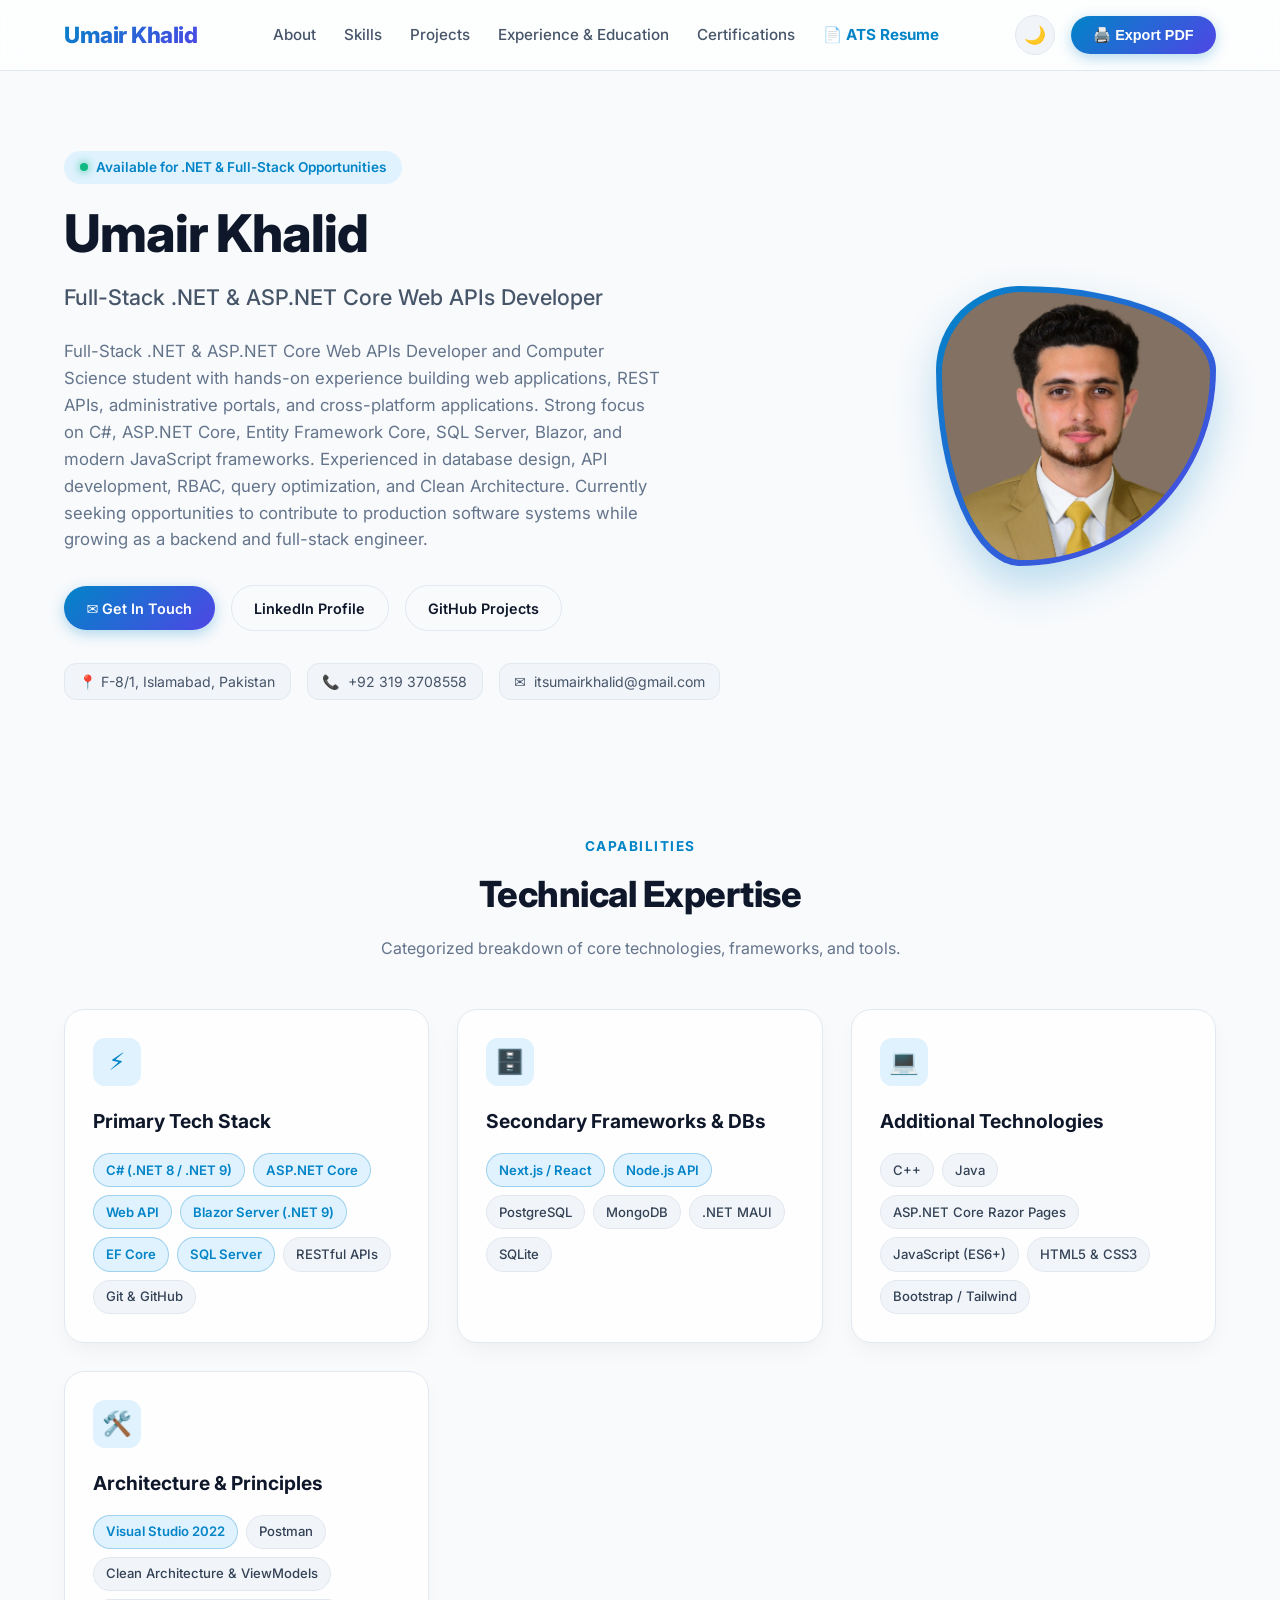
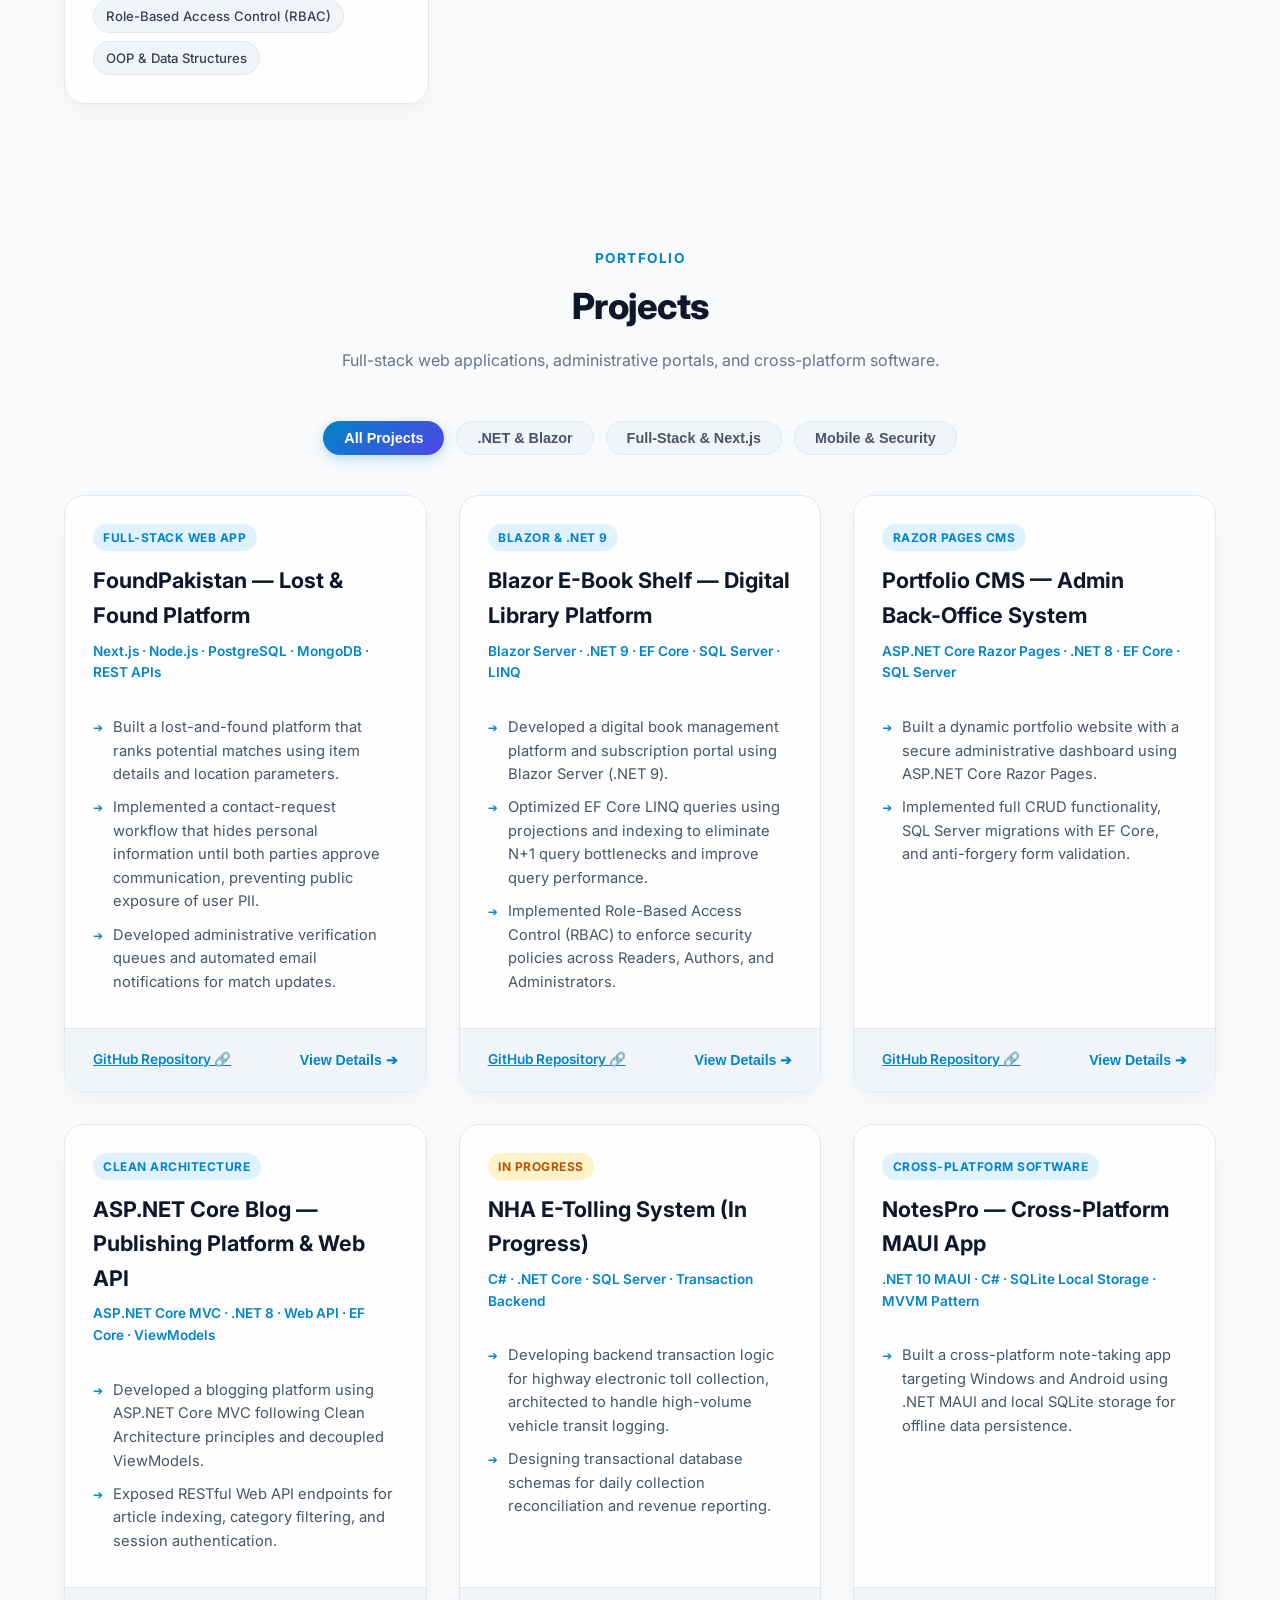
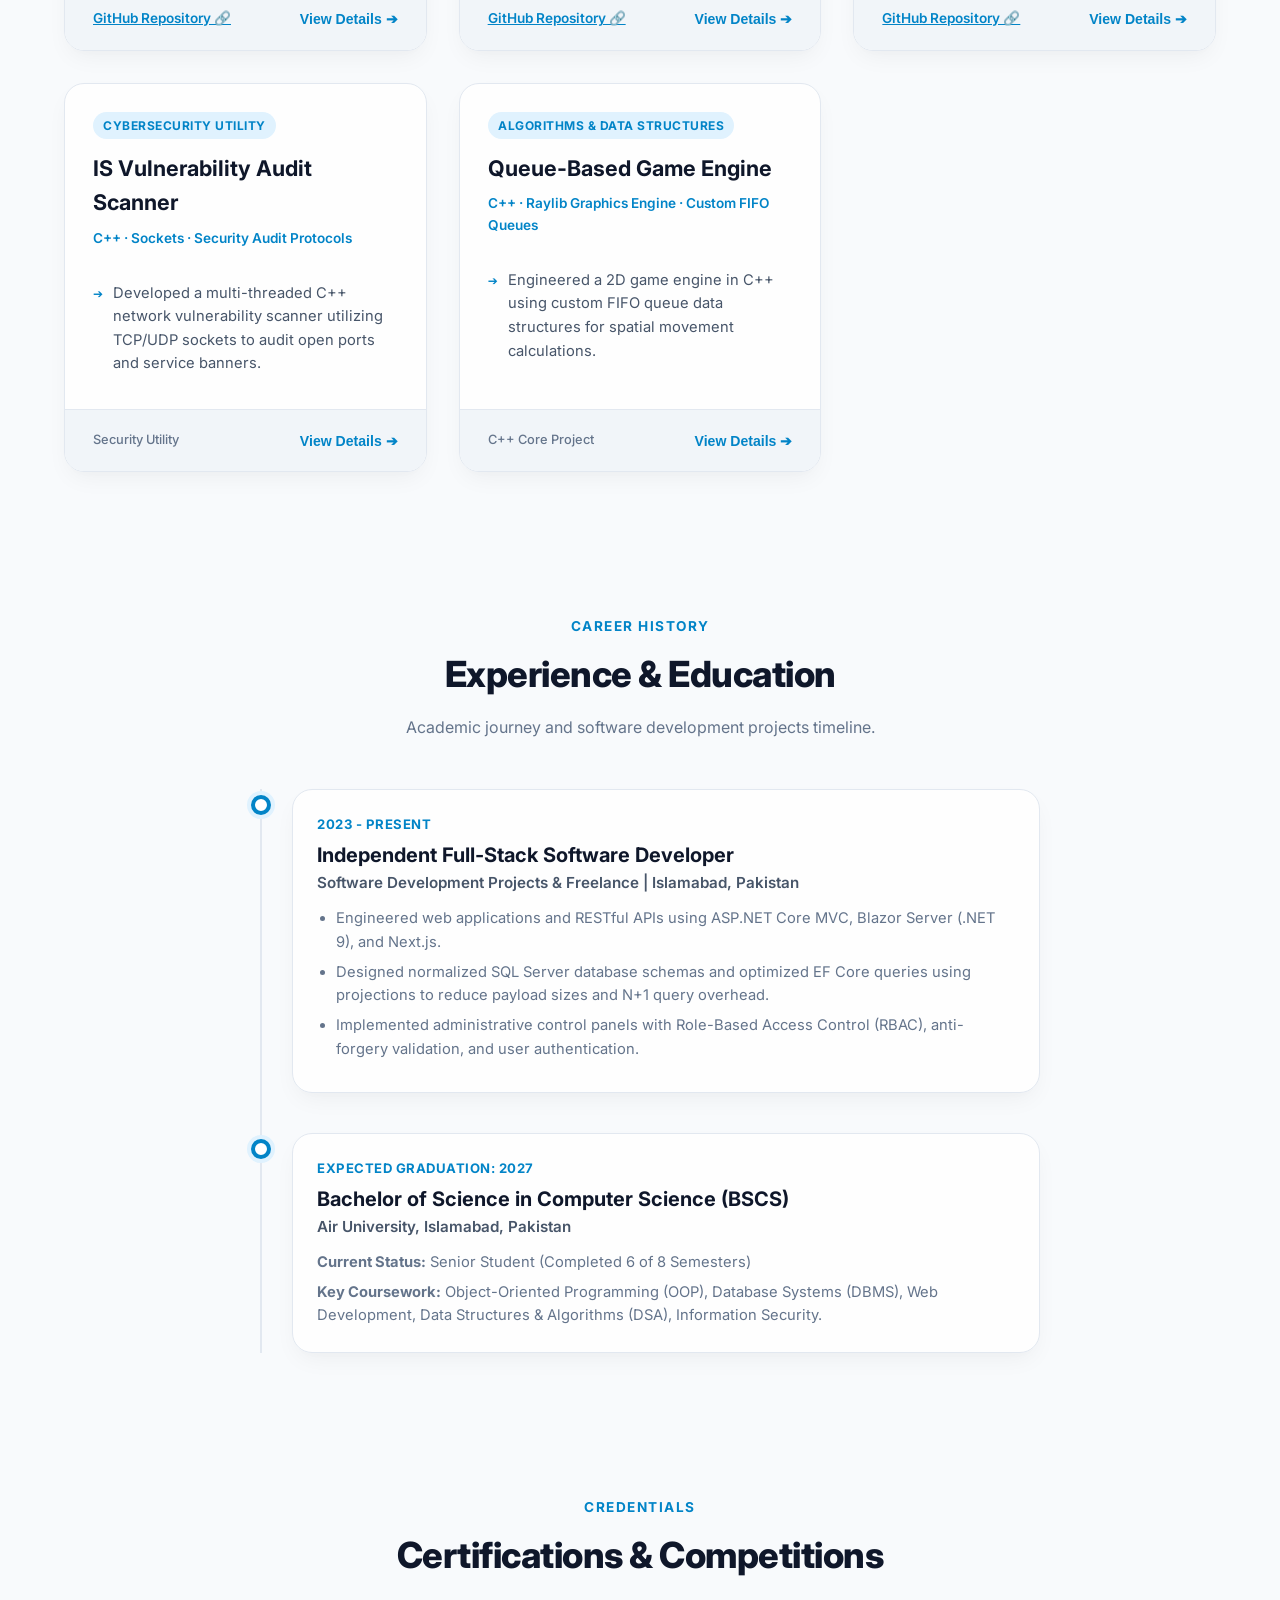
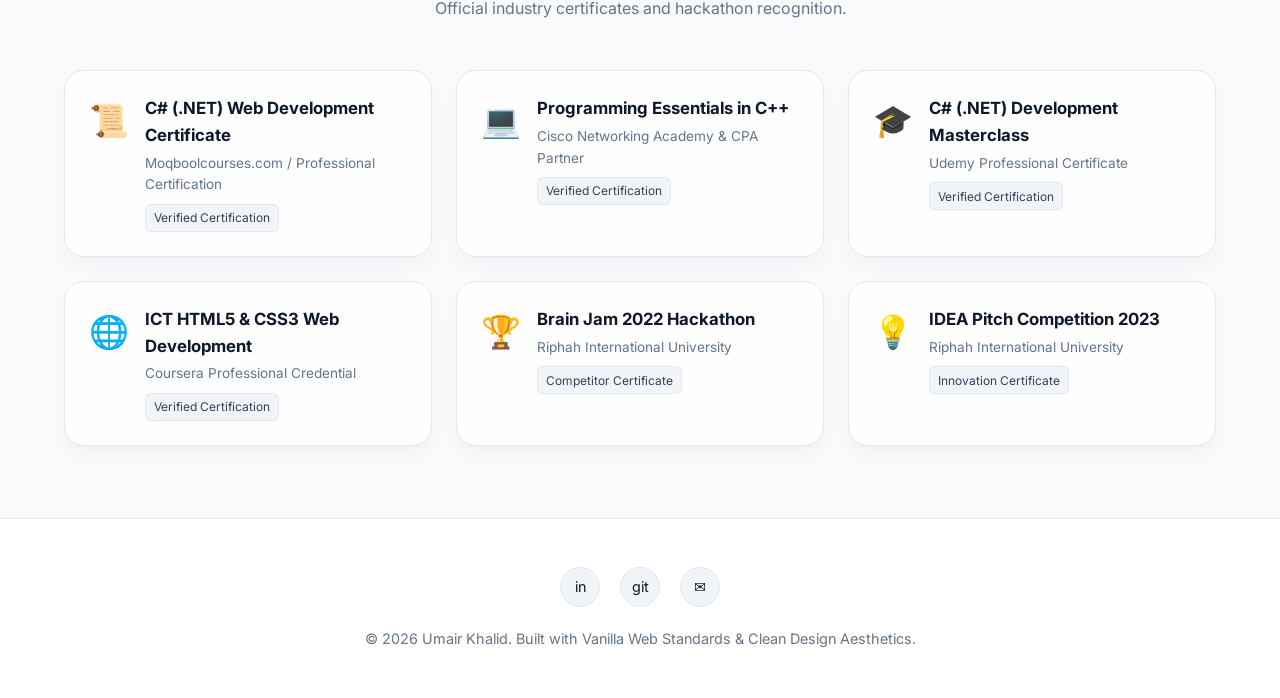
<file: index.html>
<!DOCTYPE html>
<html lang="en" data-theme="light">
<head>
    <meta charset="UTF-8">
    <meta name="viewport" content="width=device-width, initial-scale=1.0">
    <title>Umair Khalid - Full-Stack .NET Developer | CV</title>
    <meta name="description" content="Professional portfolio and interactive CV of Umair Khalid, Full-Stack .NET Developer specializing in ASP.NET Core MVC, Blazor Server, Razor Pages, EF Core, Next.js, and SQL Server.">
    
    <!-- Google Fonts -->
    <link rel="preconnect" href="https://fonts.googleapis.com">
    <link rel="preconnect" href="https://fonts.gstatic.com" crossorigin>
    <link href="https://fonts.googleapis.com/css2?family=Inter:wght@300;400;500;600;700;800&display=swap" rel="stylesheet">
    
    <!-- Stylesheet -->
    <link rel="stylesheet" href="styles.css">
</head>
<body>

    <!-- Navigation Header -->
    <header class="navbar">
        <div class="container nav-container">
            <a href="#" class="logo">Umair Khalid</a>
            <ul class="nav-links" id="navLinks">
                <li><a href="#about" class="nav-link">About</a></li>
                <li><a href="#skills" class="nav-link">Skills</a></li>
                <li><a href="#projects" class="nav-link">Projects</a></li>
                <li><a href="#experience" class="nav-link">Experience & Education</a></li>
                <li><a href="#certifications" class="nav-link">Certifications</a></li>
                <li><a href="ats_resume.html" target="_blank" class="nav-link" style="color:var(--accent-color); font-weight:700;">📄 ATS Resume</a></li>
            </ul>
            <div class="nav-actions">
                <button class="theme-toggle-btn" id="themeToggleBtn" title="Toggle Theme" aria-label="Toggle Light/Dark Theme">
                    <span id="themeIcon">🌙</span>
                </button>
                <button class="btn-primary" id="printCvBtn">
                    <span>🖨️ Export PDF</span>
                </button>
                <button class="mobile-menu-btn" id="mobileMenuBtn" aria-label="Toggle Mobile Menu">☰</button>
            </div>
        </div>
    </header>

    <main class="container">

        <!-- Hero Section -->
        <section class="hero" id="about">
            <div class="hero-content">
                <div class="hero-badge">
                    <span class="status-dot"></span> Available for .NET & Full-Stack Opportunities
                </div>
                <h1 class="hero-title">Umair Khalid</h1>
                <h2 class="hero-subtitle">Full-Stack .NET & ASP.NET Core Web APIs Developer</h2>
                <p class="hero-description">
                    Full-Stack .NET & ASP.NET Core Web APIs Developer and Computer Science student with hands-on experience building web applications, REST APIs, administrative portals, and cross-platform applications. Strong focus on C#, ASP.NET Core, Entity Framework Core, SQL Server, Blazor, and modern JavaScript frameworks. Experienced in database design, API development, RBAC, query optimization, and Clean Architecture. Currently seeking opportunities to contribute to production software systems while growing as a backend and full-stack engineer.
                </p>
                <div class="hero-actions">
                    <a href="mailto:itsumairkhalid@gmail.com" class="btn-primary">✉️ Get In Touch</a>
                    <a href="https://linkedin.com/in/iamumairkhalid" target="_blank" class="btn-outline">LinkedIn Profile</a>
                    <a href="https://github.com/IamUmairKhalid" target="_blank" class="btn-outline">GitHub Projects</a>
                </div>
                <div class="contact-info-pills">
                    <div class="info-pill">📍 F-8/1, Islamabad, Pakistan</div>
                    <div class="info-pill">📞 <a href="tel:+923193708558">+92 319 3708558</a></div>
                    <div class="info-pill">✉️ <a href="mailto:itsumairkhalid@gmail.com">itsumairkhalid@gmail.com</a></div>
                </div>
            </div>
            <div class="hero-avatar-container">
                <div class="hero-avatar-wrapper">
                    <img src="profile.png" alt="Umair Khalid" class="hero-avatar-img">
                </div>
            </div>
        </section>

        <!-- Technical Skills Matrix -->
        <section class="section" id="skills">
            <div class="section-header">
                <span class="section-tag">Capabilities</span>
                <h2 class="section-title">Technical Expertise</h2>
                <p class="section-subtitle">Categorized breakdown of core technologies, frameworks, and tools.</p>
            </div>
            <div class="skills-grid">
                
                <div class="skill-card">
                    <div class="skill-card-icon">⚡</div>
                    <h3 class="skill-card-title">Primary Tech Stack</h3>
                    <div class="skill-tags-wrapper">
                        <span class="skill-tag highlight">C# (.NET 8 / .NET 9)</span>
                        <span class="skill-tag highlight">ASP.NET Core</span>
                        <span class="skill-tag highlight">Web API</span>
                        <span class="skill-tag highlight">Blazor Server (.NET 9)</span>
                        <span class="skill-tag highlight">EF Core</span>
                        <span class="skill-tag highlight">SQL Server</span>
                        <span class="skill-tag">RESTful APIs</span>
                        <span class="skill-tag">Git & GitHub</span>
                    </div>
                </div>

                <div class="skill-card">
                    <div class="skill-card-icon">🗄️</div>
                    <h3 class="skill-card-title">Secondary Frameworks & DBs</h3>
                    <div class="skill-tags-wrapper">
                        <span class="skill-tag highlight">Next.js / React</span>
                        <span class="skill-tag highlight">Node.js API</span>
                        <span class="skill-tag">PostgreSQL</span>
                        <span class="skill-tag">MongoDB</span>
                        <span class="skill-tag">.NET MAUI</span>
                        <span class="skill-tag">SQLite</span>
                    </div>
                </div>

                <div class="skill-card">
                    <div class="skill-card-icon">💻</div>
                    <h3 class="skill-card-title">Additional Technologies</h3>
                    <div class="skill-tags-wrapper">
                        <span class="skill-tag">C++</span>
                        <span class="skill-tag">Java</span>
                        <span class="skill-tag">ASP.NET Core Razor Pages</span>
                        <span class="skill-tag">JavaScript (ES6+)</span>
                        <span class="skill-tag">HTML5 & CSS3</span>
                        <span class="skill-tag">Bootstrap / Tailwind</span>
                    </div>
                </div>

                <div class="skill-card">
                    <div class="skill-card-icon">🛠️</div>
                    <h3 class="skill-card-title">Architecture & Principles</h3>
                    <div class="skill-tags-wrapper">
                        <span class="skill-tag highlight">Visual Studio 2022</span>
                        <span class="skill-tag">Postman</span>
                        <span class="skill-tag">Clean Architecture & ViewModels</span>
                        <span class="skill-tag">Role-Based Access Control (RBAC)</span>
                        <span class="skill-tag">OOP & Data Structures</span>
                    </div>
                </div>

            </div>
        </section>

        <!-- Projects Showcase (Natural Language & GitHub Links) -->
        <section class="section" id="projects">
            <div class="section-header">
                <span class="section-tag">Portfolio</span>
                <h2 class="section-title">Projects</h2>
                <p class="section-subtitle">Full-stack web applications, administrative portals, and cross-platform software.</p>
            </div>

            <!-- Filter Tabs -->
            <div class="filter-tabs">
                <button class="filter-btn active" data-filter="all">All Projects</button>
                <button class="filter-btn" data-filter="dotnet">.NET & Blazor</button>
                <button class="filter-btn" data-filter="fullstack">Full-Stack & Next.js</button>
                <button class="filter-btn" data-filter="other">Mobile & Security</button>
            </div>

            <div class="projects-grid">
                
                <!-- 1. FoundPakistan -->
                <div class="project-card" data-category="fullstack">
                    <div class="project-header">
                        <span class="project-badge">Full-Stack Web App</span>
                        <h3 class="project-title">FoundPakistan — Lost & Found Platform</h3>
                        <p class="project-tech-stack">Next.js · Node.js · PostgreSQL · MongoDB · REST APIs</p>
                    </div>
                    <div class="project-body">
                        <ul class="project-bullets">
                            <li>Built a lost-and-found platform that ranks potential matches using item details and location parameters.</li>
                            <li>Implemented a contact-request workflow that hides personal information until both parties approve communication, preventing public exposure of user PII.</li>
                            <li>Developed administrative verification queues and automated email notifications for match updates.</li>
                        </ul>
                    </div>
                    <div class="project-footer">
                        <a href="https://github.com/IamUmairKhalid/FoundPakistan" target="_blank" style="color:var(--accent-color); font-size:0.85rem; font-weight:600; text-decoration:underline;">GitHub Repository 🔗</a>
                        <button class="btn-details" data-project-id="found-pakistan">View Details ➔</button>
                    </div>
                </div>

                <!-- 2. Blazor E-Book Shelf -->
                <div class="project-card" data-category="dotnet fullstack">
                    <div class="project-header">
                        <span class="project-badge">Blazor & .NET 9</span>
                        <h3 class="project-title">Blazor E-Book Shelf — Digital Library Platform</h3>
                        <p class="project-tech-stack">Blazor Server · .NET 9 · EF Core · SQL Server · LINQ</p>
                    </div>
                    <div class="project-body">
                        <ul class="project-bullets">
                            <li>Developed a digital book management platform and subscription portal using Blazor Server (.NET 9).</li>
                            <li>Optimized EF Core LINQ queries using projections and indexing to eliminate N+1 query bottlenecks and improve query performance.</li>
                            <li>Implemented Role-Based Access Control (RBAC) to enforce security policies across Readers, Authors, and Administrators.</li>
                        </ul>
                    </div>
                    <div class="project-footer">
                        <a href="https://github.com/IamUmairKhalid/Blazor-E-Book-Shelf" target="_blank" style="color:var(--accent-color); font-size:0.85rem; font-weight:600; text-decoration:underline;">GitHub Repository 🔗</a>
                        <button class="btn-details" data-project-id="blazor-ebook">View Details ➔</button>
                    </div>
                </div>

                <!-- 3. Portfolio & Admin CMS -->
                <div class="project-card" data-category="dotnet fullstack">
                    <div class="project-header">
                        <span class="project-badge">Razor Pages CMS</span>
                        <h3 class="project-title">Portfolio CMS — Admin Back-Office System</h3>
                        <p class="project-tech-stack">ASP.NET Core Razor Pages · .NET 8 · EF Core · SQL Server</p>
                    </div>
                    <div class="project-body">
                        <ul class="project-bullets">
                            <li>Built a dynamic portfolio website with a secure administrative dashboard using ASP.NET Core Razor Pages.</li>
                            <li>Implemented full CRUD functionality, SQL Server migrations with EF Core, and anti-forgery form validation.</li>
                        </ul>
                    </div>
                    <div class="project-footer">
                        <a href="https://github.com/IamUmairKhalid/WebPortfolio-.Net8-Core-Razor-Pages" target="_blank" style="color:var(--accent-color); font-size:0.85rem; font-weight:600; text-decoration:underline;">GitHub Repository 🔗</a>
                        <button class="btn-details" data-project-id="razor-portfolio">View Details ➔</button>
                    </div>
                </div>

                <!-- 4. Blog Site & REST API -->
                <div class="project-card" data-category="dotnet fullstack">
                    <div class="project-header">
                        <span class="project-badge">Clean Architecture</span>
                        <h3 class="project-title">ASP.NET Core Blog — Publishing Platform & Web API</h3>
                        <p class="project-tech-stack">ASP.NET Core MVC · .NET 8 · Web API · EF Core · ViewModels</p>
                    </div>
                    <div class="project-body">
                        <ul class="project-bullets">
                            <li>Developed a blogging platform using ASP.NET Core MVC following Clean Architecture principles and decoupled ViewModels.</li>
                            <li>Exposed RESTful Web API endpoints for article indexing, category filtering, and session authentication.</li>
                        </ul>
                    </div>
                    <div class="project-footer">
                        <a href="https://github.com/IamUmairKhalid/Blog-Site-With-APIs" target="_blank" style="color:var(--accent-color); font-size:0.85rem; font-weight:600; text-decoration:underline;">GitHub Repository 🔗</a>
                        <button class="btn-details" data-project-id="mvc-blog">View Details ➔</button>
                    </div>
                </div>

                <!-- 5. NHA E-Tolling System (In Progress) -->
                <div class="project-card" data-category="dotnet">
                    <div class="project-header">
                        <span class="project-badge" style="background:#fef3c7; color:#b45309;">In Progress</span>
                        <h3 class="project-title">NHA E-Tolling System (In Progress)</h3>
                        <p class="project-tech-stack">C# · .NET Core · SQL Server · Transaction Backend</p>
                    </div>
                    <div class="project-body">
                        <ul class="project-bullets">
                            <li>Developing backend transaction logic for highway electronic toll collection, architected to handle high-volume vehicle transit logging.</li>
                            <li>Designing transactional database schemas for daily collection reconciliation and revenue reporting.</li>
                        </ul>
                    </div>
                    <div class="project-footer">
                        <a href="https://github.com/IamUmairKhalid/NHA-E-Tolling-System" target="_blank" style="color:var(--accent-color); font-size:0.85rem; font-weight:600; text-decoration:underline;">GitHub Repository 🔗</a>
                        <button class="btn-details" data-project-id="nha-tolling">View Details ➔</button>
                    </div>
                </div>

                <!-- 6. NotesPro MAUI App -->
                <div class="project-card" data-category="other">
                    <div class="project-header">
                        <span class="project-badge">Cross-Platform Software</span>
                        <h3 class="project-title">NotesPro — Cross-Platform MAUI App</h3>
                        <p class="project-tech-stack">.NET 10 MAUI · C# · SQLite Local Storage · MVVM Pattern</p>
                    </div>
                    <div class="project-body">
                        <ul class="project-bullets">
                            <li>Built a cross-platform note-taking app targeting Windows and Android using .NET MAUI and local SQLite storage for offline data persistence.</li>
                        </ul>
                    </div>
                    <div class="project-footer">
                        <a href="https://github.com/IamUmairKhalid/NotesPro-Dot-Net-10-MAUI" target="_blank" style="color:var(--accent-color); font-size:0.85rem; font-weight:600; text-decoration:underline;">GitHub Repository 🔗</a>
                        <button class="btn-details" data-project-id="notes-pro">View Details ➔</button>
                    </div>
                </div>

                <!-- 7. Vulnerability Scanner -->
                <div class="project-card" data-category="other">
                    <div class="project-header">
                        <span class="project-badge">Cybersecurity Utility</span>
                        <h3 class="project-title">IS Vulnerability Audit Scanner</h3>
                        <p class="project-tech-stack">C++ · Sockets · Security Audit Protocols</p>
                    </div>
                    <div class="project-body">
                        <ul class="project-bullets">
                            <li>Developed a multi-threaded C++ network vulnerability scanner utilizing TCP/UDP sockets to audit open ports and service banners.</li>
                        </ul>
                    </div>
                    <div class="project-footer">
                        <span class="project-meta-item">Security Utility</span>
                        <button class="btn-details" data-project-id="vuln-scanner">View Details ➔</button>
                    </div>
                </div>

                <!-- 8. C++ Raylib Engine -->
                <div class="project-card" data-category="other">
                    <div class="project-header">
                        <span class="project-badge">Algorithms & Data Structures</span>
                        <h3 class="project-title">Queue-Based Game Engine</h3>
                        <p class="project-tech-stack">C++ · Raylib Graphics Engine · Custom FIFO Queues</p>
                    </div>
                    <div class="project-body">
                        <ul class="project-bullets">
                            <li>Engineered a 2D game engine in C++ using custom FIFO queue data structures for spatial movement calculations.</li>
                        </ul>
                    </div>
                    <div class="project-footer">
                        <span class="project-meta-item">C++ Core Project</span>
                        <button class="btn-details" data-project-id="cxx-raylib">View Details ➔</button>
                    </div>
                </div>

            </div>
        </section>

        <!-- Experience & Education Timeline -->
        <section class="section" id="experience">
            <div class="section-header">
                <span class="section-tag">Career History</span>
                <h2 class="section-title">Experience & Education</h2>
                <p class="section-subtitle">Academic journey and software development projects timeline.</p>
            </div>

            <div class="timeline-container">
                
                <!-- Timeline Item 1: Software Development Projects & Freelance -->
                <div class="timeline-item">
                    <div class="timeline-dot"></div>
                    <div class="timeline-content">
                        <div class="timeline-date">2023 - Present</div>
                        <h3 class="timeline-role">Independent Full-Stack Software Developer</h3>
                        <div class="timeline-org">Software Development Projects & Freelance | Islamabad, Pakistan</div>
                        <div class="timeline-desc">
                            <ul>
                                <li>Engineered web applications and RESTful APIs using ASP.NET Core MVC, Blazor Server (.NET 9), and Next.js.</li>
                                <li>Designed normalized SQL Server database schemas and optimized EF Core queries using projections to reduce payload sizes and N+1 query overhead.</li>
                                <li>Implemented administrative control panels with Role-Based Access Control (RBAC), anti-forgery validation, and user authentication.</li>
                            </ul>
                        </div>
                    </div>
                </div>

                <!-- Timeline Item 2: BSCS Education (Expected Graduation: 2027) -->
                <div class="timeline-item">
                    <div class="timeline-dot"></div>
                    <div class="timeline-content">
                        <div class="timeline-date">Expected Graduation: 2027</div>
                        <h3 class="timeline-role">Bachelor of Science in Computer Science (BSCS)</h3>
                        <div class="timeline-org">Air University, Islamabad, Pakistan</div>
                        <div class="timeline-desc">
                            <p><strong>Current Status:</strong> Senior Student (Completed 6 of 8 Semesters)</p>
                            <p style="margin-top:0.4rem;"><strong>Key Coursework:</strong> Object-Oriented Programming (OOP), Database Systems (DBMS), Web Development, Data Structures & Algorithms (DSA), Information Security.</p>
                        </div>
                    </div>
                </div>

            </div>
        </section>

        <!-- Certifications & Awards Section -->
        <section class="section" id="certifications">
            <div class="section-header">
                <span class="section-tag">Credentials</span>
                <h2 class="section-title">Certifications & Competitions</h2>
                <p class="section-subtitle">Official industry certificates and hackathon recognition.</p>
            </div>

            <div class="cert-grid">
                
                <div class="cert-card">
                    <div class="cert-icon">📜</div>
                    <div class="cert-info">
                        <h4>C# (.NET) Web Development Certificate</h4>
                        <p>Moqboolcourses.com / Professional Certification</p>
                        <span class="cert-badge">Verified Certification</span>
                    </div>
                </div>

                <div class="cert-card">
                    <div class="cert-icon">💻</div>
                    <div class="cert-info">
                        <h4>Programming Essentials in C++</h4>
                        <p>Cisco Networking Academy & CPA Partner</p>
                        <span class="cert-badge">Verified Certification</span>
                    </div>
                </div>

                <div class="cert-card">
                    <div class="cert-icon">🎓</div>
                    <div class="cert-info">
                        <h4>C# (.NET) Development Masterclass</h4>
                        <p>Udemy Professional Certificate</p>
                        <span class="cert-badge">Verified Certification</span>
                    </div>
                </div>

                <div class="cert-card">
                    <div class="cert-icon">🌐</div>
                    <div class="cert-info">
                        <h4>ICT HTML5 & CSS3 Web Development</h4>
                        <p>Coursera Professional Credential</p>
                        <span class="cert-badge">Verified Certification</span>
                    </div>
                </div>

                <div class="cert-card">
                    <div class="cert-icon">🏆</div>
                    <div class="cert-info">
                        <h4>Brain Jam 2022 Hackathon</h4>
                        <p>Riphah International University</p>
                        <span class="cert-badge">Competitor Certificate</span>
                    </div>
                </div>

                <div class="cert-card">
                    <div class="cert-icon">💡</div>
                    <div class="cert-info">
                        <h4>IDEA Pitch Competition 2023</h4>
                        <p>Riphah International University</p>
                        <span class="cert-badge">Innovation Certificate</span>
                    </div>
                </div>

            </div>
        </section>

    </main>

    <!-- Modal Popup Container -->
    <div class="modal-overlay" id="modalOverlay">
        <div class="modal-container">
            <button class="modal-close-btn" id="modalCloseBtn" aria-label="Close Modal">✕</button>
            <h3 class="modal-title" id="modalTitle">Project Title</h3>
            <div class="modal-tech" id="modalTech">Tech Stack</div>
            <div class="modal-body-content" id="modalBody">
                <!-- Content injected dynamically via script.js -->
            </div>
        </div>
    </div>

    <!-- Footer -->
    <footer class="footer">
        <div class="container">
            <div class="footer-socials">
                <a href="https://linkedin.com/in/iamumairkhalid" target="_blank" class="footer-social-link" title="LinkedIn">in</a>
                <a href="https://github.com/IamUmairKhalid" target="_blank" class="footer-social-link" title="GitHub">git</a>
                <a href="mailto:itsumairkhalid@gmail.com" class="footer-social-link" title="Email">✉</a>
            </div>
            <p>&copy; 2026 Umair Khalid. Built with Vanilla Web Standards & Clean Design Aesthetics.</p>
        </div>
    </footer>

    <!-- JavaScript Logic -->
    <script src="script.js"></script>
</body>
</html>
</file>
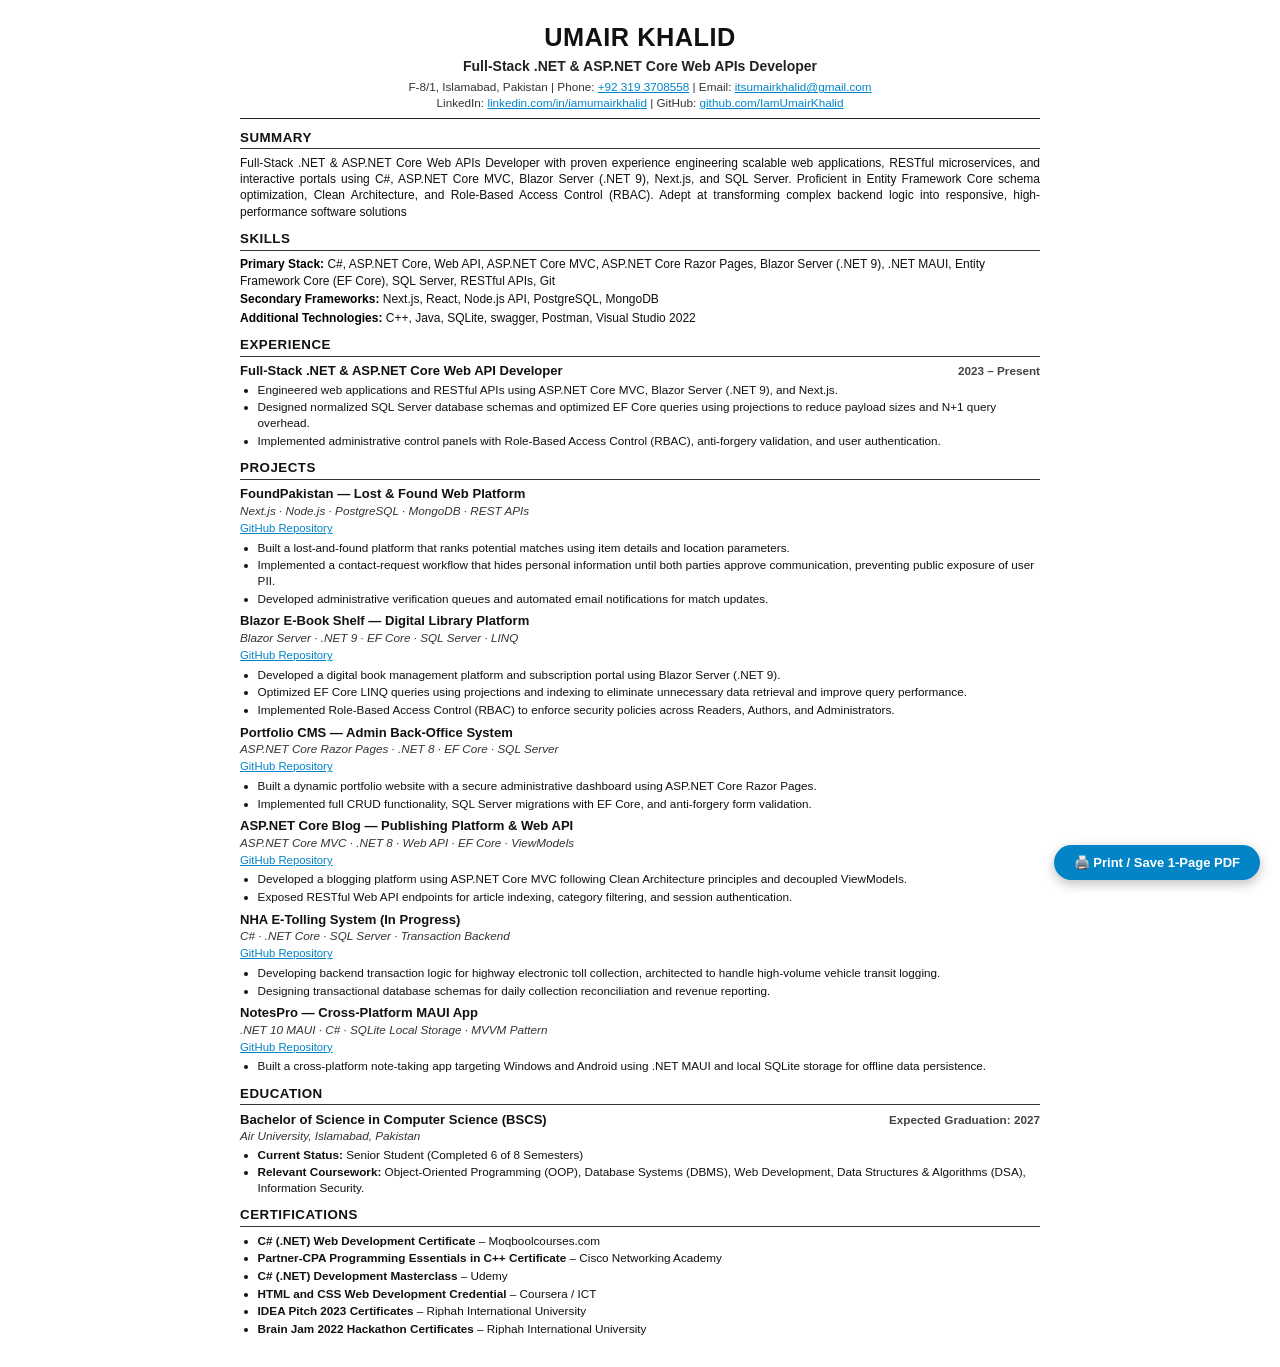
<file: ats_resume.html>
<!DOCTYPE html>
<html lang="en">
<head>
    <meta charset="UTF-8">
    <meta name="viewport" content="width=device-width, initial-scale=1.0">
    <title>Umair Khalid - Resume (ATS Optimized)</title>
    <style>
        /* ATS Optimized Single-Page Resume Stylesheet */
        @page {
            size: A4 portrait;
            margin: 0.35in;
        }

        * {
            box-sizing: border-box;
        }

        body {
            font-family: Arial, Helvetica, sans-serif;
            color: #111111;
            background-color: #ffffff;
            line-height: 1.35;
            margin: 0;
            padding: 1.25rem 1.75rem;
            font-size: 9.2pt;
        }

        .resume-container {
            max-width: 800px;
            margin: 0 auto;
        }

        /* Header */
        .header {
            text-align: center;
            border-bottom: 1.5px solid #222222;
            padding-bottom: 0.4rem;
            margin-bottom: 0.65rem;
        }

        .header h1 {
            font-size: 19pt;
            font-weight: bold;
            text-transform: uppercase;
            letter-spacing: 0.5px;
            margin: 0 0 0.15rem 0;
        }

        .header .subtitle {
            font-size: 10.5pt;
            font-weight: bold;
            color: #222222;
            margin-bottom: 0.25rem;
        }

        .header .contact-info {
            font-size: 8.8pt;
            color: #333333;
        }

        .header .contact-info a {
            color: #0284c7;
            text-decoration: underline;
        }

        /* Section Dividers */
        .section {
            margin-bottom: 0.65rem;
        }

        .section-title {
            font-size: 10pt;
            font-weight: bold;
            text-transform: uppercase;
            border-bottom: 1px solid #333333;
            padding-bottom: 0.1rem;
            margin-bottom: 0.35rem;
            color: #111111;
            letter-spacing: 0.5px;
        }

        /* Summary */
        .summary-text {
            text-align: justify;
            margin: 0;
            font-size: 9pt;
            line-height: 1.35;
        }

        /* Skills List */
        .skills-list {
            margin: 0;
            padding: 0;
            list-style: none;
            font-size: 9pt;
        }

        .skills-list li {
            margin-bottom: 0.15rem;
        }

        .skills-list strong {
            font-weight: bold;
            color: #000000;
        }

        /* Item Header */
        .item-header {
            display: flex;
            justify-content: space-between;
            align-items: baseline;
            margin-top: 0.3rem;
        }

        .item-title {
            font-size: 9.8pt;
            font-weight: bold;
            color: #111111;
        }

        .item-subtitle {
            font-style: italic;
            color: #333333;
            font-size: 8.8pt;
            margin-bottom: 0.15rem;
        }

        .item-date {
            font-size: 8.8pt;
            font-weight: bold;
            color: #444444;
            white-space: nowrap;
        }

        .project-links {
            font-size: 8.5pt;
            margin-bottom: 0.2rem;
        }

        .project-links a {
            color: #0284c7;
            text-decoration: underline;
            margin-right: 0.6rem;
        }

        /* Bullet Points */
        ul.bullet-list {
            margin: 0.1rem 0 0.35rem 1.1rem;
            padding: 0;
            font-size: 8.8pt;
        }

        ul.bullet-list li {
            margin-bottom: 0.12rem;
        }

        /* Certifications List */
        ul.cert-list {
            margin: 0.1rem 0 0.25rem 1.1rem;
            padding: 0;
            font-size: 8.8pt;
        }

        ul.cert-list li {
            margin-bottom: 0.12rem;
        }

        /* Print Controls */
        .print-btn {
            position: fixed;
            bottom: 20px;
            right: 20px;
            background: #0284c7;
            color: #ffffff;
            padding: 10px 20px;
            border-radius: 50px;
            border: none;
            font-size: 13px;
            font-weight: bold;
            cursor: pointer;
            box-shadow: 0 4px 12px rgba(0,0,0,0.25);
            z-index: 1000;
        }

        @media print {
            body {
                padding: 0;
                font-size: 9pt;
            }
            .print-btn {
                display: none !important;
            }
            .header .contact-info a, .project-links a {
                color: #111111;
                text-decoration: none;
            }
        }
    </style>
</head>
<body>

    <button class="print-btn" onclick="window.print()">🖨️ Print / Save 1-Page PDF</button>

    <div class="resume-container">
        
        <!-- Header with Clickable URLs -->
        <header class="header">
            <h1>Umair Khalid</h1>
            <div class="subtitle">Full-Stack .NET & ASP.NET Core Web APIs Developer</div>
            <div class="contact-info">
                F-8/1, Islamabad, Pakistan | Phone: <a href="tel:+923193708558">+92 319 3708558</a> | Email: <a href="mailto:itsumairkhalid@gmail.com">itsumairkhalid@gmail.com</a><br>
                LinkedIn: <a href="https://linkedin.com/in/iamumairkhalid" target="_blank">linkedin.com/in/iamumairkhalid</a> | GitHub: <a href="https://github.com/IamUmairKhalid" target="_blank">github.com/IamUmairKhalid</a>
            </div>
        </header>

        <!-- Concise, Believable Professional Summary -->
        <section class="section">
            <div class="section-title">SUMMARY</div>
            <p class="summary-text">
                Full-Stack .NET & ASP.NET Core Web APIs Developer with proven experience engineering scalable web applications, RESTful
                microservices, and interactive portals using C#, ASP.NET Core MVC, Blazor Server (.NET 9), Next.js, and SQL Server. Proficient in
                Entity Framework Core schema optimization, Clean Architecture, and Role-Based Access Control (RBAC). Adept at transforming
                complex backend logic into responsive, high-performance software solutions
            </p>
        </section>

        <!-- Technical Skills (Categorized Stack Focus) -->
        <section class="section">
            <div class="section-title">SKILLS</div>
            <ul class="skills-list">
                <li><strong>Primary Stack:</strong> C#, ASP.NET Core, Web API, ASP.NET Core MVC, ASP.NET Core Razor Pages, Blazor Server (.NET 9), .NET MAUI, Entity Framework Core (EF Core), SQL Server, RESTful APIs, Git</li>
                <li><strong>Secondary Frameworks:</strong> Next.js, React, Node.js API, PostgreSQL, MongoDB</li>
                <li><strong>Additional Technologies:</strong> C++, Java, SQLite, swagger, Postman, Visual Studio 2022</li>
            </ul>
        </section>

        <!-- Development Experience (Accurately Labeled) -->
        <section class="section">
            <div class="section-title">EXPERIENCE</div>
            
            <div class="item-header">
                <span class="item-title">Full-Stack .NET & ASP.NET Core Web API Developer </span>
                <span class="item-date">2023 – Present</span>
            </div>
            <ul class="bullet-list">
                <li>Engineered web applications and RESTful APIs using ASP.NET Core MVC, Blazor Server (.NET 9), and Next.js.</li>
                <li>Designed normalized SQL Server database schemas and optimized EF Core queries using projections to reduce payload sizes and N+1 query overhead.</li>
                <li>Implemented administrative control panels with Role-Based Access Control (RBAC), anti-forgery validation, and user authentication.</li>
            </ul>
        </section>

        <!-- High-Value Projects with Direct GitHub & Demo Links -->
        <section class="section">
            <div class="section-title">PROJECTS</div>

            <!-- Project 1 -->
            <div class="item-header">
                <span class="item-title">FoundPakistan — Lost & Found Web Platform</span>
            </div>
            <div class="item-subtitle">Next.js · Node.js · PostgreSQL · MongoDB · REST APIs</div>
            <div class="project-links">
                <a href="https://github.com/IamUmairKhalid/FoundPakistan" target="_blank">GitHub Repository</a>
            </div>
            <ul class="bullet-list">
                <li>Built a lost-and-found platform that ranks potential matches using item details and location parameters.</li>
                <li>Implemented a contact-request workflow that hides personal information until both parties approve communication, preventing public exposure of user PII.</li>
                <li>Developed administrative verification queues and automated email notifications for match updates.</li>
            </ul>

            <!-- Project 2 -->
            <div class="item-header">
                <span class="item-title">Blazor E-Book Shelf — Digital Library Platform</span>
            </div>
            <div class="item-subtitle">Blazor Server · .NET 9 · EF Core · SQL Server · LINQ</div>
            <div class="project-links">
                <a href="https://github.com/IamUmairKhalid/Blazor-E-Book-Shelf" target="_blank">GitHub Repository</a>
            </div>
            <ul class="bullet-list">
                <li>Developed a digital book management platform and subscription portal using Blazor Server (.NET 9).</li>
                <li>Optimized EF Core LINQ queries using projections and indexing to eliminate unnecessary data retrieval and improve query performance.</li>
                <li>Implemented Role-Based Access Control (RBAC) to enforce security policies across Readers, Authors, and Administrators.</li>
            </ul>

            <!-- Project 3 -->
            <div class="item-header">
                <span class="item-title">Portfolio CMS — Admin Back-Office System</span>
            </div>
            <div class="item-subtitle">ASP.NET Core Razor Pages · .NET 8 · EF Core · SQL Server</div>
            <div class="project-links">
                <a href="https://github.com/IamUmairKhalid/WebPortfolio-.Net8-Core-Razor-Pages" target="_blank">GitHub Repository</a>
            </div>
            <ul class="bullet-list">
                <li>Built a dynamic portfolio website with a secure administrative dashboard using ASP.NET Core Razor Pages.</li>
                <li>Implemented full CRUD functionality, SQL Server migrations with EF Core, and anti-forgery form validation.</li>
            </ul>

            <!-- Project 4 -->
            <div class="item-header">
                <span class="item-title">ASP.NET Core Blog — Publishing Platform & Web API</span>
            </div>
            <div class="item-subtitle">ASP.NET Core MVC · .NET 8 · Web API · EF Core · ViewModels</div>
            <div class="project-links">
                <a href="https://github.com/IamUmairKhalid/Blog-Site-With-APIs" target="_blank">GitHub Repository</a>
            </div>
            <ul class="bullet-list">
                <li>Developed a blogging platform using ASP.NET Core MVC following Clean Architecture principles and decoupled ViewModels.</li>
                <li>Exposed RESTful Web API endpoints for article indexing, category filtering, and session authentication.</li>
            </ul>

            <!-- Project 5 -->
            <div class="item-header">
                <span class="item-title">NHA E-Tolling System (In Progress)</span>
            </div>
            <div class="item-subtitle">C# · .NET Core · SQL Server · Transaction Backend</div>
            <div class="project-links">
                <a href="https://github.com/IamUmairKhalid/NHA-E-Tolling-System" target="_blank">GitHub Repository</a>
            </div>
            <ul class="bullet-list">
                <li>Developing backend transaction logic for highway electronic toll collection, architected to handle high-volume vehicle transit logging.</li>
                <li>Designing transactional database schemas for daily collection reconciliation and revenue reporting.</li>
            </ul>

            <!-- Project 6 -->
            <div class="item-header">
                <span class="item-title">NotesPro — Cross-Platform MAUI App</span>
            </div>
            <div class="item-subtitle">.NET 10 MAUI · C# · SQLite Local Storage · MVVM Pattern</div>
            <div class="project-links">
                <a href="https://github.com/IamUmairKhalid/NotesPro-Dot-Net-10-MAUI" target="_blank">GitHub Repository</a>
            </div>
            <ul class="bullet-list">
                <li>Built a cross-platform note-taking app targeting Windows and Android using .NET MAUI and local SQLite storage for offline data persistence.</li>
            </ul>
        </section>

        <!-- Consistent Education Section -->
        <section class="section">
            <div class="section-title">EDUCATION</div>
            <div class="item-header">
                <span class="item-title">Bachelor of Science in Computer Science (BSCS)</span>
                <span class="item-date">Expected Graduation: 2027</span>
            </div>
            <div class="item-subtitle">Air University, Islamabad, Pakistan</div>
            <ul class="bullet-list">
                <li><strong>Current Status:</strong> Senior Student (Completed 6 of 8 Semesters)</li>
                <li><strong>Relevant Coursework:</strong> Object-Oriented Programming (OOP), Database Systems (DBMS), Web Development, Data Structures & Algorithms (DSA), Information Security.</li>
            </ul>
        </section>

        <!-- Certifications & Awards -->
        <section class="section">
            <div class="section-title">CERTIFICATIONS</div>
            <ul class="cert-list">
                <li><strong>C# (.NET) Web Development Certificate</strong> – Moqboolcourses.com</li>
                <li><strong>Partner-CPA Programming Essentials in C++ Certificate</strong> – Cisco Networking Academy</li>
                <li><strong>C# (.NET) Development Masterclass</strong> – Udemy</li>
                <li><strong>HTML and CSS Web Development Credential</strong> – Coursera / ICT</li>
                <li><strong>IDEA Pitch 2023 Certificates</strong> – Riphah International University</li>
                <li><strong>Brain Jam 2022 Hackathon Certificates</strong> – Riphah International University</li>
            </ul>
        </section>

    </div>

</body>
</html>
</file>
<file: styles.css>
/* ==========================================
   Umair Khalid - Modern CV & Portfolio Styles
   ========================================== */

:root {
    /* Color Palette - Light Mode */
    --bg-primary: #f8fafc;
    --bg-surface: #ffffff;
    --bg-card: rgba(255, 255, 255, 0.85);
    --border-color: #e2e8f0;
    
    --text-primary: #0f172a;
    --text-secondary: #475569;
    --text-muted: #64748b;
    
    --accent-color: #0284c7;
    --accent-hover: #0369a1;
    --accent-light: #e0f2fe;
    --accent-gradient: linear-gradient(135deg, #0284c7 0%, #4f46e5 100%);
    
    --card-shadow: 0 10px 25px -5px rgba(0, 0, 0, 0.05), 0 8px 10px -6px rgba(0, 0, 0, 0.01);
    --hover-shadow: 0 20px 35px -5px rgba(2, 132, 199, 0.15);
    
    --badge-bg: #f1f5f9;
    --badge-text: #334155;
    
    --glass-bg: rgba(255, 255, 255, 0.7);
    --glass-border: rgba(255, 255, 255, 0.4);
    
    --radius-sm: 6px;
    --radius-md: 12px;
    --radius-lg: 20px;
    --radius-full: 9999px;

    --transition: all 0.3s cubic-bezier(0.4, 0, 0.2, 1);
}

[data-theme="dark"] {
    /* Color Palette - Dark Mode */
    --bg-primary: #0b0f19;
    --bg-surface: #111827;
    --bg-card: rgba(17, 24, 39, 0.8);
    --border-color: #1f2937;
    
    --text-primary: #f9fafb;
    --text-secondary: #cbd5e1;
    --text-muted: #94a3b8;
    
    --accent-color: #38bdf8;
    --accent-hover: #7dd3fc;
    --accent-light: rgba(56, 189, 248, 0.15);
    --accent-gradient: linear-gradient(135deg, #38bdf8 0%, #818cf8 100%);
    
    --card-shadow: 0 10px 25px -5px rgba(0, 0, 0, 0.5);
    --hover-shadow: 0 20px 35px -5px rgba(56, 189, 248, 0.25);
    
    --badge-bg: #1e293b;
    --badge-text: #e2e8f0;
    
    --glass-bg: rgba(17, 24, 39, 0.75);
    --glass-border: rgba(255, 255, 255, 0.08);
}

/* Reset & Base Styles */
* {
    margin: 0;
    padding: 0;
    box-sizing: border-box;
}

html {
    scroll-behavior: smooth;
    font-family: 'Inter', system-ui, -apple-system, BlinkMacSystemFont, 'Segoe UI', Roboto, sans-serif;
}

body {
    background-color: var(--bg-primary);
    color: var(--text-primary);
    line-height: 1.6;
    transition: background-color 0.3s ease, color 0.3s ease;
    overflow-x: hidden;
}

.container {
    max-width: 1200px;
    margin: 0 auto;
    padding: 0 1.5rem;
}

/* Navbar */
.navbar {
    position: sticky;
    top: 0;
    z-index: 1000;
    background: var(--glass-bg);
    backdrop-filter: blur(16px);
    -webkit-backdrop-filter: blur(16px);
    border-bottom: 1px solid var(--border-color);
    transition: var(--transition);
}

.nav-container {
    display: flex;
    justify-content: space-between;
    align-items: center;
    height: 70px;
}

.logo {
    font-size: 1.4rem;
    font-weight: 800;
    background: var(--accent-gradient);
    -webkit-background-clip: text;
    -webkit-text-fill-color: transparent;
    text-decoration: none;
    letter-spacing: -0.5px;
}

.nav-links {
    display: flex;
    align-items: center;
    gap: 1.75rem;
    list-style: none;
}

.nav-link {
    color: var(--text-secondary);
    text-decoration: none;
    font-weight: 500;
    font-size: 0.95rem;
    transition: var(--transition);
    position: relative;
}

.nav-link:hover, .nav-link.active {
    color: var(--accent-color);
}

.nav-link.active::after {
    content: '';
    position: absolute;
    bottom: -6px;
    left: 0;
    width: 100%;
    height: 2px;
    background: var(--accent-gradient);
    border-radius: var(--radius-full);
}

.nav-actions {
    display: flex;
    align-items: center;
    gap: 1rem;
}

.theme-toggle-btn {
    background: var(--badge-bg);
    border: 1px solid var(--border-color);
    color: var(--text-primary);
    width: 40px;
    height: 40px;
    border-radius: var(--radius-full);
    display: flex;
    align-items: center;
    justify-content: center;
    cursor: pointer;
    transition: var(--transition);
    font-size: 1.1rem;
}

.theme-toggle-btn:hover {
    transform: scale(1.08);
    border-color: var(--accent-color);
}

.btn-primary {
    display: inline-flex;
    align-items: center;
    gap: 0.5rem;
    background: var(--accent-gradient);
    color: #ffffff;
    padding: 0.65rem 1.4rem;
    border-radius: var(--radius-full);
    text-decoration: none;
    font-weight: 600;
    font-size: 0.9rem;
    border: none;
    cursor: pointer;
    transition: var(--transition);
    box-shadow: 0 4px 14px rgba(2, 132, 199, 0.3);
}

.btn-primary:hover {
    transform: translateY(-2px);
    box-shadow: 0 6px 20px rgba(2, 132, 199, 0.45);
}

.btn-outline {
    display: inline-flex;
    align-items: center;
    gap: 0.5rem;
    background: transparent;
    color: var(--text-primary);
    padding: 0.65rem 1.4rem;
    border-radius: var(--radius-full);
    text-decoration: none;
    font-weight: 600;
    font-size: 0.9rem;
    border: 1px solid var(--border-color);
    cursor: pointer;
    transition: var(--transition);
}

.btn-outline:hover {
    border-color: var(--accent-color);
    color: var(--accent-color);
    background: var(--accent-light);
}

/* Mobile Nav Toggle */
.mobile-menu-btn {
    display: none;
    background: none;
    border: none;
    color: var(--text-primary);
    font-size: 1.5rem;
    cursor: pointer;
}

/* Hero Section */
.hero {
    padding: 5rem 0 4rem;
    display: flex;
    align-items: center;
    gap: 3.5rem;
}

.hero-content {
    flex: 1;
}

.hero-badge {
    display: inline-flex;
    align-items: center;
    gap: 0.5rem;
    background: var(--accent-light);
    color: var(--accent-color);
    padding: 0.35rem 1rem;
    border-radius: var(--radius-full);
    font-size: 0.85rem;
    font-weight: 600;
    margin-bottom: 1.25rem;
}

.hero-badge .status-dot {
    width: 8px;
    height: 8px;
    background: #10b981;
    border-radius: 50%;
    box-shadow: 0 0 10px #10b981;
}

.hero-title {
    font-size: 3.25rem;
    font-weight: 800;
    line-height: 1.15;
    margin-bottom: 1rem;
    letter-spacing: -1px;
}

.hero-subtitle {
    font-size: 1.35rem;
    color: var(--text-secondary);
    font-weight: 500;
    margin-bottom: 1.5rem;
}

.hero-description {
    font-size: 1.05rem;
    color: var(--text-muted);
    max-width: 600px;
    margin-bottom: 2rem;
}

.hero-actions {
    display: flex;
    gap: 1rem;
    align-items: center;
    flex-wrap: wrap;
    margin-bottom: 2rem;
}

.contact-info-pills {
    display: flex;
    flex-wrap: wrap;
    gap: 1rem;
    margin-top: 1.5rem;
}

.info-pill {
    display: flex;
    align-items: center;
    gap: 0.5rem;
    font-size: 0.88rem;
    color: var(--text-secondary);
    background: var(--badge-bg);
    padding: 0.4rem 0.9rem;
    border-radius: var(--radius-md);
    border: 1px solid var(--border-color);
}

.info-pill a {
    color: var(--text-secondary);
    text-decoration: none;
}

.info-pill a:hover {
    color: var(--accent-color);
}

.hero-avatar-container {
    position: relative;
}

.hero-avatar-wrapper {
    width: 280px;
    height: 280px;
    border-radius: 30% 70% 70% 30% / 30% 30% 70% 70%;
    background: var(--accent-gradient);
    padding: 6px;
    animation: morph 8s ease-in-out infinite;
    box-shadow: 0 20px 40px rgba(2, 132, 199, 0.25);
}

.hero-avatar-img {
    width: 100%;
    height: 100%;
    object-fit: cover;
    border-radius: 30% 70% 70% 30% / 30% 30% 70% 70%;
    animation: morph 8s ease-in-out infinite;
    background: var(--bg-surface);
}

@keyframes morph {
    0% { border-radius: 30% 70% 70% 30% / 30% 30% 70% 70%; }
    50% { border-radius: 70% 30% 30% 70% / 70% 70% 30% 30%; }
    100% { border-radius: 30% 70% 70% 30% / 30% 30% 70% 70%; }
}

/* Section Shared Styles */
.section {
    padding: 4.5rem 0;
}

.section-header {
    text-align: center;
    max-width: 650px;
    margin: 0 auto 3rem;
}

.section-tag {
    color: var(--accent-color);
    font-size: 0.85rem;
    font-weight: 700;
    text-transform: uppercase;
    letter-spacing: 1.5px;
    margin-bottom: 0.5rem;
    display: block;
}

.section-title {
    font-size: 2.25rem;
    font-weight: 800;
    margin-bottom: 0.75rem;
    letter-spacing: -0.5px;
}

.section-subtitle {
    color: var(--text-muted);
    font-size: 1rem;
}

/* Skills Matrix Section */
.skills-grid {
    display: grid;
    grid-template-columns: repeat(auto-fit, minmax(270px, 1fr));
    gap: 1.75rem;
}

.skill-card {
    background: var(--bg-card);
    border: 1px solid var(--border-color);
    padding: 1.75rem;
    border-radius: var(--radius-lg);
    box-shadow: var(--card-shadow);
    transition: var(--transition);
}

.skill-card:hover {
    transform: translateY(-5px);
    box-shadow: var(--hover-shadow);
    border-color: var(--accent-color);
}

.skill-card-icon {
    width: 48px;
    height: 48px;
    border-radius: var(--radius-md);
    background: var(--accent-light);
    color: var(--accent-color);
    display: flex;
    align-items: center;
    justify-content: center;
    font-size: 1.5rem;
    margin-bottom: 1.25rem;
}

.skill-card-title {
    font-size: 1.2rem;
    font-weight: 700;
    margin-bottom: 1rem;
}

.skill-tags-wrapper {
    display: flex;
    flex-wrap: wrap;
    gap: 0.5rem;
}

.skill-tag {
    background: var(--badge-bg);
    color: var(--badge-text);
    padding: 0.35rem 0.75rem;
    border-radius: var(--radius-full);
    font-size: 0.82rem;
    font-weight: 500;
    border: 1px solid var(--border-color);
}

.skill-tag.highlight {
    background: var(--accent-light);
    color: var(--accent-color);
    font-weight: 600;
    border-color: rgba(2, 132, 199, 0.3);
}

/* Projects Filter & Showcase */
.filter-tabs {
    display: flex;
    justify-content: center;
    gap: 0.75rem;
    margin-bottom: 2.5rem;
    flex-wrap: wrap;
}

.filter-btn {
    background: var(--badge-bg);
    border: 1px solid var(--border-color);
    color: var(--text-secondary);
    padding: 0.5rem 1.25rem;
    border-radius: var(--radius-full);
    font-size: 0.9rem;
    font-weight: 600;
    cursor: pointer;
    transition: var(--transition);
}

.filter-btn:hover, .filter-btn.active {
    background: var(--accent-gradient);
    color: #ffffff;
    border-color: transparent;
    box-shadow: 0 4px 12px rgba(2, 132, 199, 0.25);
}

.projects-grid {
    display: grid;
    grid-template-columns: repeat(auto-fit, minmax(340px, 1fr));
    gap: 2rem;
}

.project-card {
    background: var(--bg-card);
    border: 1px solid var(--border-color);
    border-radius: var(--radius-lg);
    overflow: hidden;
    box-shadow: var(--card-shadow);
    transition: var(--transition);
    display: flex;
    flex-direction: column;
}

.project-card:hover {
    transform: translateY(-6px);
    box-shadow: var(--hover-shadow);
    border-color: var(--accent-color);
}

.project-header {
    padding: 1.75rem 1.75rem 1rem;
}

.project-badge {
    display: inline-block;
    font-size: 0.75rem;
    font-weight: 700;
    text-transform: uppercase;
    letter-spacing: 0.5px;
    color: var(--accent-color);
    background: var(--accent-light);
    padding: 0.25rem 0.65rem;
    border-radius: var(--radius-full);
    margin-bottom: 0.75rem;
}

.project-title {
    font-size: 1.35rem;
    font-weight: 700;
    margin-bottom: 0.5rem;
}

.project-tech-stack {
    font-size: 0.85rem;
    color: var(--accent-color);
    font-weight: 600;
    margin-bottom: 1rem;
}

.project-body {
    padding: 0 1.75rem 1.5rem;
    flex: 1;
}

.project-bullets {
    list-style: none;
}

.project-bullets li {
    font-size: 0.92rem;
    color: var(--text-secondary);
    margin-bottom: 0.6rem;
    position: relative;
    padding-left: 1.25rem;
}

.project-bullets li::before {
    content: '➔';
    position: absolute;
    left: 0;
    color: var(--accent-color);
    font-size: 0.75rem;
    top: 2px;
}

.project-footer {
    padding: 1.25rem 1.75rem;
    background: var(--badge-bg);
    border-top: 1px solid var(--border-color);
    display: flex;
    justify-content: space-between;
    align-items: center;
}

.project-meta-item {
    font-size: 0.8rem;
    color: var(--text-muted);
    font-weight: 500;
}

.btn-details {
    background: transparent;
    color: var(--accent-color);
    border: none;
    font-weight: 600;
    font-size: 0.88rem;
    cursor: pointer;
    display: inline-flex;
    align-items: center;
    gap: 0.3rem;
    transition: var(--transition);
}

.btn-details:hover {
    color: var(--accent-hover);
    transform: translateX(3px);
}

/* Experience & Education Timeline */
.timeline-container {
    max-width: 800px;
    margin: 0 auto;
    position: relative;
}

.timeline-container::before {
    content: '';
    position: absolute;
    left: 20px;
    top: 0;
    bottom: 0;
    width: 2px;
    background: var(--border-color);
}

.timeline-item {
    position: relative;
    padding-left: 3.25rem;
    margin-bottom: 2.5rem;
}

.timeline-item:last-child {
    margin-bottom: 0;
}

.timeline-dot {
    position: absolute;
    left: 11px;
    top: 6px;
    width: 20px;
    height: 20px;
    border-radius: 50%;
    background: var(--bg-surface);
    border: 4px solid var(--accent-color);
    box-shadow: 0 0 0 4px var(--accent-light);
    transition: var(--transition);
}

.timeline-item:hover .timeline-dot {
    background: var(--accent-color);
    transform: scale(1.2);
}

.timeline-content {
    background: var(--bg-card);
    border: 1px solid var(--border-color);
    padding: 1.5rem;
    border-radius: var(--radius-lg);
    box-shadow: var(--card-shadow);
}

.timeline-date {
    font-size: 0.82rem;
    font-weight: 700;
    color: var(--accent-color);
    text-transform: uppercase;
    letter-spacing: 0.5px;
    margin-bottom: 0.25rem;
}

.timeline-role {
    font-size: 1.25rem;
    font-weight: 700;
    color: var(--text-primary);
}

.timeline-org {
    font-size: 0.95rem;
    font-weight: 600;
    color: var(--text-secondary);
    margin-bottom: 0.75rem;
}

.timeline-desc {
    font-size: 0.92rem;
    color: var(--text-muted);
}

.timeline-desc ul {
    padding-left: 1.2rem;
    margin-top: 0.5rem;
}

.timeline-desc li {
    margin-bottom: 0.4rem;
}

/* Certifications Section */
.cert-grid {
    display: grid;
    grid-template-columns: repeat(auto-fit, minmax(280px, 1fr));
    gap: 1.5rem;
}

.cert-card {
    background: var(--bg-card);
    border: 1px solid var(--border-color);
    padding: 1.5rem;
    border-radius: var(--radius-lg);
    box-shadow: var(--card-shadow);
    display: flex;
    align-items: flex-start;
    gap: 1rem;
    transition: var(--transition);
}

.cert-card:hover {
    transform: translateY(-4px);
    border-color: var(--accent-color);
    box-shadow: var(--hover-shadow);
}

.cert-icon {
    font-size: 2rem;
    color: var(--accent-color);
    flex-shrink: 0;
}

.cert-info h4 {
    font-size: 1.05rem;
    font-weight: 700;
    margin-bottom: 0.25rem;
}

.cert-info p {
    font-size: 0.85rem;
    color: var(--text-muted);
}

.cert-badge {
    display: inline-block;
    font-size: 0.75rem;
    background: var(--badge-bg);
    color: var(--badge-text);
    padding: 0.2rem 0.5rem;
    border-radius: var(--radius-sm);
    margin-top: 0.5rem;
    border: 1px solid var(--border-color);
}

/* Modal Popup */
.modal-overlay {
    position: fixed;
    top: 0;
    left: 0;
    right: 0;
    bottom: 0;
    background: rgba(0, 0, 0, 0.65);
    backdrop-filter: blur(6px);
    z-index: 2000;
    display: flex;
    align-items: center;
    justify-content: center;
    padding: 1.5rem;
    opacity: 0;
    pointer-events: none;
    transition: opacity 0.3s ease;
}

.modal-overlay.active {
    opacity: 1;
    pointer-events: auto;
}

.modal-container {
    background: var(--bg-surface);
    border: 1px solid var(--border-color);
    border-radius: var(--radius-lg);
    max-width: 650px;
    width: 100%;
    max-height: 85vh;
    overflow-y: auto;
    box-shadow: 0 25px 50px -12px rgba(0, 0, 0, 0.25);
    transform: translateY(20px);
    transition: transform 0.3s ease;
    padding: 2rem;
    position: relative;
}

.modal-overlay.active .modal-container {
    transform: translateY(0);
}

.modal-close-btn {
    position: absolute;
    top: 1.25rem;
    right: 1.25rem;
    background: var(--badge-bg);
    border: 1px solid var(--border-color);
    color: var(--text-primary);
    width: 36px;
    height: 36px;
    border-radius: 50%;
    display: flex;
    align-items: center;
    justify-content: center;
    cursor: pointer;
    font-size: 1.2rem;
    transition: var(--transition);
}

.modal-close-btn:hover {
    background: #ef4444;
    color: #ffffff;
    border-color: #ef4444;
}

.modal-title {
    font-size: 1.6rem;
    font-weight: 800;
    margin-bottom: 0.5rem;
}

.modal-tech {
    font-size: 0.9rem;
    color: var(--accent-color);
    font-weight: 600;
    margin-bottom: 1.25rem;
}

.modal-section-heading {
    font-size: 1rem;
    font-weight: 700;
    margin: 1.25rem 0 0.5rem;
}

.modal-body-content p {
    font-size: 0.95rem;
    color: var(--text-secondary);
    line-height: 1.6;
}

.modal-body-content ul {
    padding-left: 1.25rem;
    font-size: 0.93rem;
    color: var(--text-secondary);
}

.modal-body-content li {
    margin-bottom: 0.4rem;
}

/* Footer */
.footer {
    background: var(--bg-surface);
    border-top: 1px solid var(--border-color);
    padding: 3rem 0;
    text-align: center;
    color: var(--text-muted);
    font-size: 0.9rem;
}

.footer-socials {
    display: flex;
    justify-content: center;
    gap: 1.25rem;
    margin-bottom: 1.25rem;
}

.footer-social-link {
    width: 40px;
    height: 40px;
    border-radius: 50%;
    background: var(--badge-bg);
    border: 1px solid var(--border-color);
    color: var(--text-primary);
    display: flex;
    align-items: center;
    justify-content: center;
    text-decoration: none;
    transition: var(--transition);
}

.footer-social-link:hover {
    background: var(--accent-gradient);
    color: #ffffff;
    transform: translateY(-3px);
}

/* Media Queries */
@media (max-width: 900px) {
    .hero {
        flex-direction: column-reverse;
        text-align: center;
        padding: 3rem 0;
    }

    .hero-title {
        font-size: 2.5rem;
    }

    .hero-description {
        margin: 0 auto 2rem;
    }

    .hero-actions {
        justify-content: center;
    }

    .contact-info-pills {
        justify-content: center;
    }

    .hero-avatar-wrapper {
        width: 220px;
        height: 220px;
    }
}

@media (max-width: 768px) {
    .nav-links {
        display: none;
        position: absolute;
        top: 70px;
        left: 0;
        right: 0;
        background: var(--bg-surface);
        flex-direction: column;
        padding: 1.5rem;
        border-bottom: 1px solid var(--border-color);
        box-shadow: 0 10px 20px rgba(0,0,0,0.1);
    }

    .nav-links.mobile-open {
        display: flex;
    }

    .mobile-menu-btn {
        display: block;
    }

    .timeline-container::before {
        left: 15px;
    }

    .timeline-item {
        padding-left: 2.5rem;
    }

    .timeline-dot {
        left: 6px;
    }
}

/* Print Optimization Styles */
@media print {
    .navbar, .theme-toggle-btn, .btn-primary, .btn-outline, .filter-tabs, .btn-details, .footer, .modal-overlay {
        display: none !important;
    }

    body {
        background: #ffffff !important;
        color: #000000 !important;
        font-size: 11pt;
    }

    .container {
        max-width: 100% !important;
        padding: 0 !important;
    }

    .section {
        padding: 1.5rem 0 !important;
    }

    .hero {
        padding: 1rem 0 !important;
        flex-direction: row !important;
        text-align: left !important;
    }

    .hero-avatar-wrapper {
        width: 120px !important;
        height: 120px !important;
    }

    .hero-title {
        font-size: 2rem !important;
    }

    .project-card, .skill-card, .timeline-content, .cert-card {
        border: 1px solid #ccc !important;
        box-shadow: none !important;
        break-inside: avoid;
    }
}
</file>
